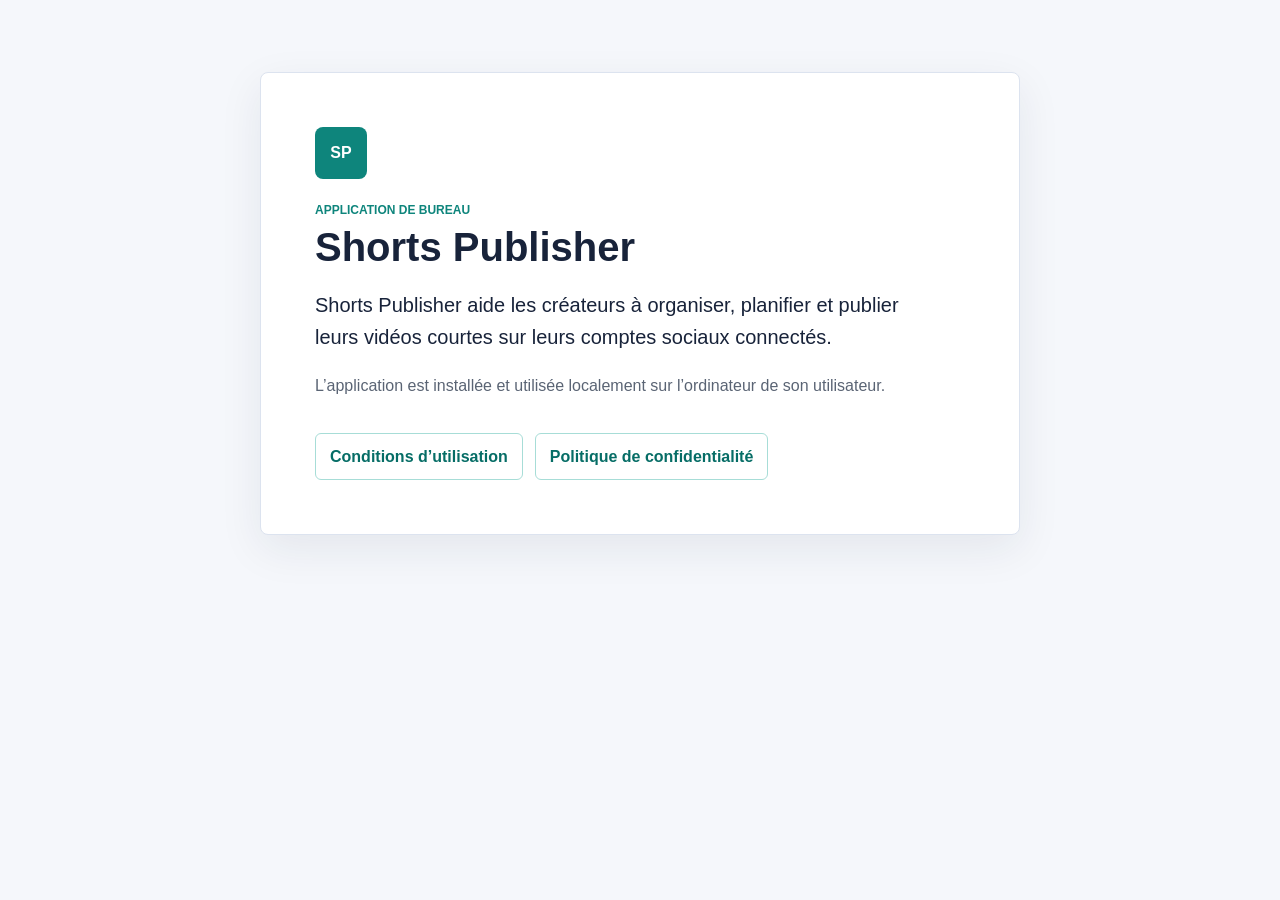
<file: index.html>
<!doctype html>
<html lang="fr">
  <head>
    <meta charset="utf-8">
    <meta name="viewport" content="width=device-width, initial-scale=1">
    <title>Shorts Publisher</title>
    <link rel="stylesheet" href="styles.css">
  </head>
  <body>
    <main class="shell">
      <div class="mark" aria-hidden="true">SP</div>
      <p class="eyebrow">APPLICATION DE BUREAU</p>
      <h1>Shorts Publisher</h1>
      <p class="intro">Shorts Publisher aide les créateurs à organiser, planifier et publier leurs vidéos courtes sur leurs comptes sociaux connectés.</p>
      <p class="note">L’application est installée et utilisée localement sur l’ordinateur de son utilisateur.</p>
      <nav aria-label="Informations légales">
        <a href="terms.html">Conditions d’utilisation</a>
        <a href="privacy.html">Politique de confidentialité</a>
      </nav>
    </main>
  </body>
</html>
</file>
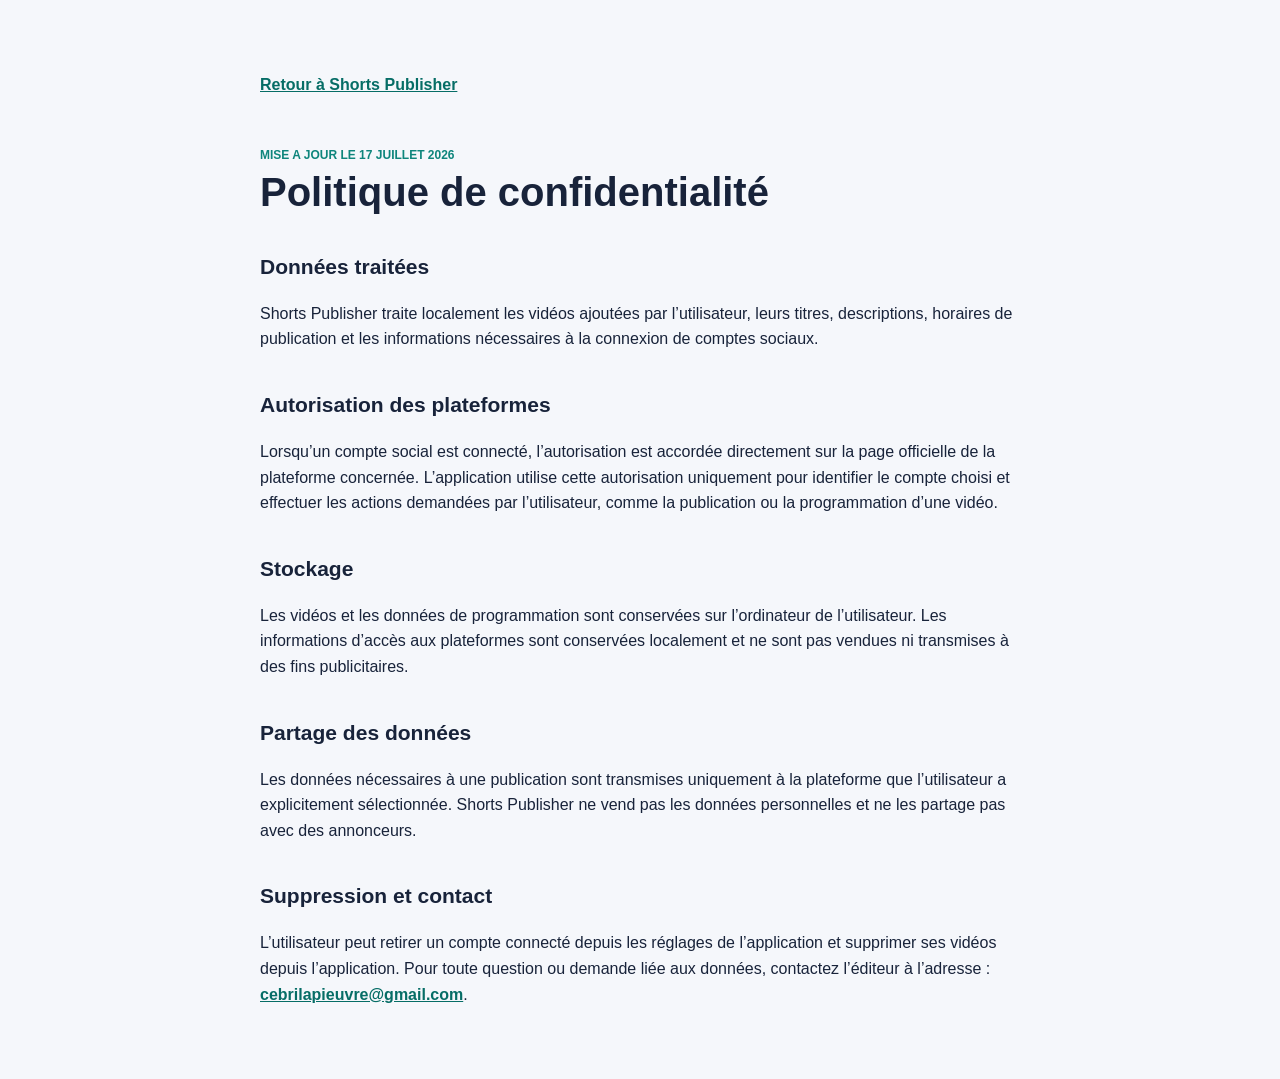
<file: privacy.html>
<!doctype html>
<html lang="fr">
  <head>
    <meta charset="utf-8">
    <meta name="viewport" content="width=device-width, initial-scale=1">
    <title>Politique de confidentialité | Shorts Publisher</title>
    <link rel="stylesheet" href="styles.css">
  </head>
  <body>
    <main class="legal">
      <a class="back" href="index.html">Retour à Shorts Publisher</a>
      <p class="eyebrow">MISE A JOUR LE 17 JUILLET 2026</p>
      <h1>Politique de confidentialité</h1>
      <h2>Données traitées</h2>
      <p>Shorts Publisher traite localement les vidéos ajoutées par l’utilisateur, leurs titres, descriptions, horaires de publication et les informations nécessaires à la connexion de comptes sociaux.</p>
      <h2>Autorisation des plateformes</h2>
      <p>Lorsqu’un compte social est connecté, l’autorisation est accordée directement sur la page officielle de la plateforme concernée. L’application utilise cette autorisation uniquement pour identifier le compte choisi et effectuer les actions demandées par l’utilisateur, comme la publication ou la programmation d’une vidéo.</p>
      <h2>Stockage</h2>
      <p>Les vidéos et les données de programmation sont conservées sur l’ordinateur de l’utilisateur. Les informations d’accès aux plateformes sont conservées localement et ne sont pas vendues ni transmises à des fins publicitaires.</p>
      <h2>Partage des données</h2>
      <p>Les données nécessaires à une publication sont transmises uniquement à la plateforme que l’utilisateur a explicitement sélectionnée. Shorts Publisher ne vend pas les données personnelles et ne les partage pas avec des annonceurs.</p>
      <h2>Suppression et contact</h2>
      <p>L’utilisateur peut retirer un compte connecté depuis les réglages de l’application et supprimer ses vidéos depuis l’application. Pour toute question ou demande liée aux données, contactez l’éditeur à l’adresse : <a href="mailto:cebrilapieuvre@gmail.com">cebrilapieuvre@gmail.com</a>.</p>
    </main>
  </body>
</html>
</file>
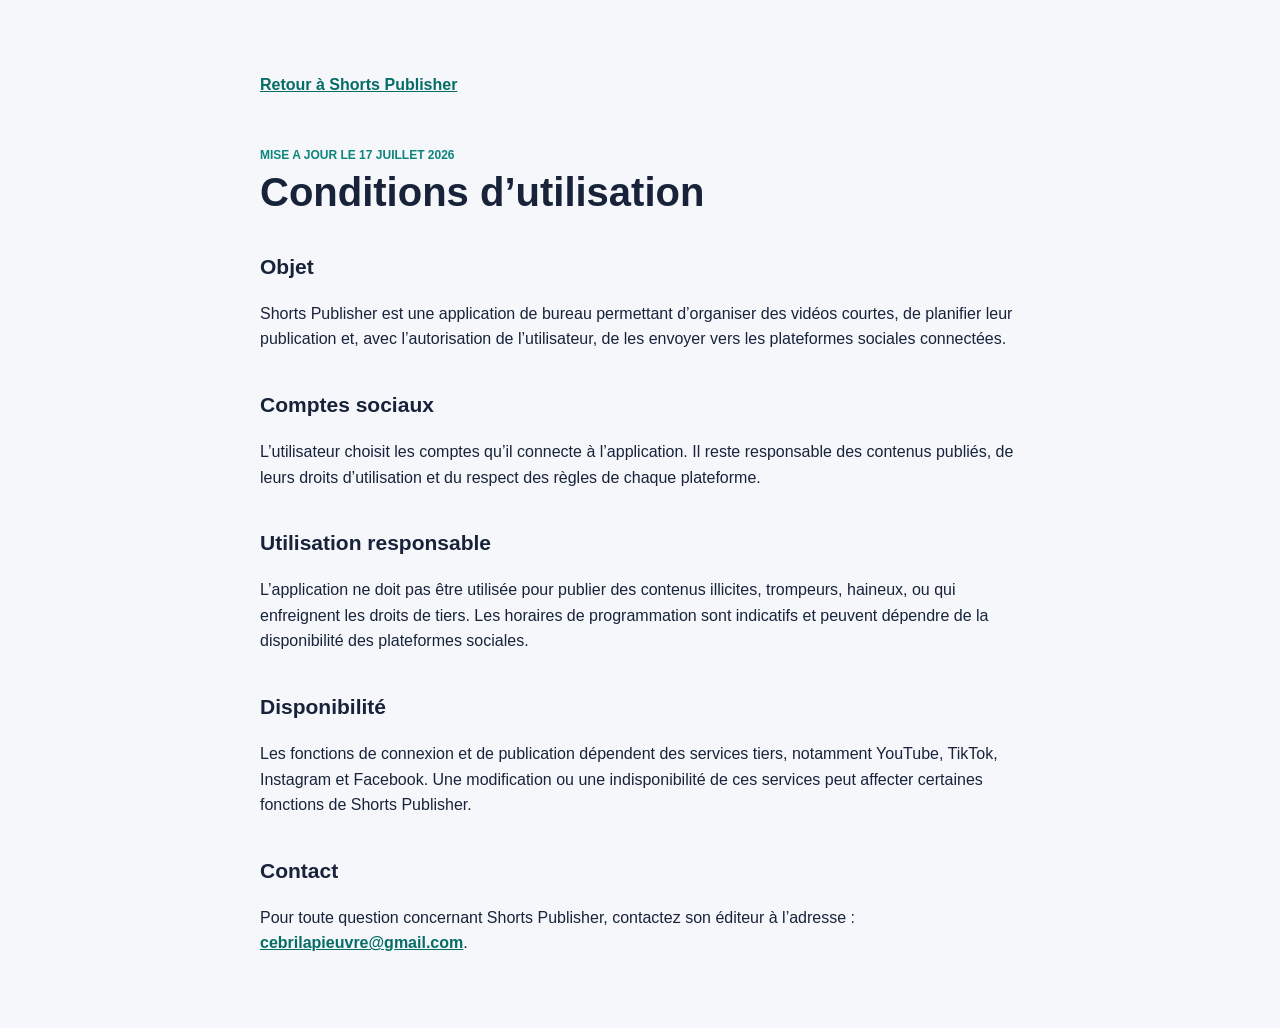
<file: terms.html>
<!doctype html>
<html lang="fr">
  <head>
    <meta charset="utf-8">
    <meta name="viewport" content="width=device-width, initial-scale=1">
    <title>Conditions d’utilisation | Shorts Publisher</title>
    <link rel="stylesheet" href="styles.css">
  </head>
  <body>
    <main class="legal">
      <a class="back" href="index.html">Retour à Shorts Publisher</a>
      <p class="eyebrow">MISE A JOUR LE 17 JUILLET 2026</p>
      <h1>Conditions d’utilisation</h1>
      <h2>Objet</h2>
      <p>Shorts Publisher est une application de bureau permettant d’organiser des vidéos courtes, de planifier leur publication et, avec l’autorisation de l’utilisateur, de les envoyer vers les plateformes sociales connectées.</p>
      <h2>Comptes sociaux</h2>
      <p>L’utilisateur choisit les comptes qu’il connecte à l’application. Il reste responsable des contenus publiés, de leurs droits d’utilisation et du respect des règles de chaque plateforme.</p>
      <h2>Utilisation responsable</h2>
      <p>L’application ne doit pas être utilisée pour publier des contenus illicites, trompeurs, haineux, ou qui enfreignent les droits de tiers. Les horaires de programmation sont indicatifs et peuvent dépendre de la disponibilité des plateformes sociales.</p>
      <h2>Disponibilité</h2>
      <p>Les fonctions de connexion et de publication dépendent des services tiers, notamment YouTube, TikTok, Instagram et Facebook. Une modification ou une indisponibilité de ces services peut affecter certaines fonctions de Shorts Publisher.</p>
      <h2>Contact</h2>
      <p>Pour toute question concernant Shorts Publisher, contactez son éditeur à l’adresse : <a href="mailto:cebrilapieuvre@gmail.com">cebrilapieuvre@gmail.com</a>.</p>
    </main>
  </body>
</html>
</file>
<file: styles.css>
:root {
  color: #18233a;
  background: #f5f7fb;
  font-family: Arial, Helvetica, sans-serif;
  line-height: 1.6;
}

* { box-sizing: border-box; }

body { margin: 0; }

.shell,
.legal {
  width: min(760px, calc(100% - 40px));
  margin: 72px auto;
}

.shell {
  padding: 54px;
  background: #ffffff;
  border: 1px solid #dce3ef;
  border-radius: 8px;
  box-shadow: 0 14px 44px rgba(24, 35, 58, 0.08);
}

.mark {
  display: grid;
  width: 52px;
  height: 52px;
  place-items: center;
  color: #ffffff;
  background: #0e857c;
  border-radius: 8px;
  font-weight: 800;
}

.eyebrow {
  margin: 22px 0 5px;
  color: #0e857c;
  font-size: 12px;
  font-weight: 800;
}

h1 { margin: 0 0 14px; font-size: 40px; line-height: 1.1; }
h2 { margin-top: 36px; font-size: 21px; }
.intro { max-width: 610px; font-size: 20px; }
.note { color: #5a6474; }

nav { display: flex; flex-wrap: wrap; gap: 12px; margin-top: 34px; }
a { color: #066d66; font-weight: 700; }
nav a {
  padding: 10px 14px;
  border: 1px solid #a7ddd7;
  border-radius: 6px;
  text-decoration: none;
}
.back { display: inline-block; margin-bottom: 26px; }

@media (max-width: 620px) {
  .shell, .legal { width: min(100% - 28px, 760px); margin: 28px auto; }
  .shell { padding: 30px; }
  h1 { font-size: 33px; }
}
</file>
